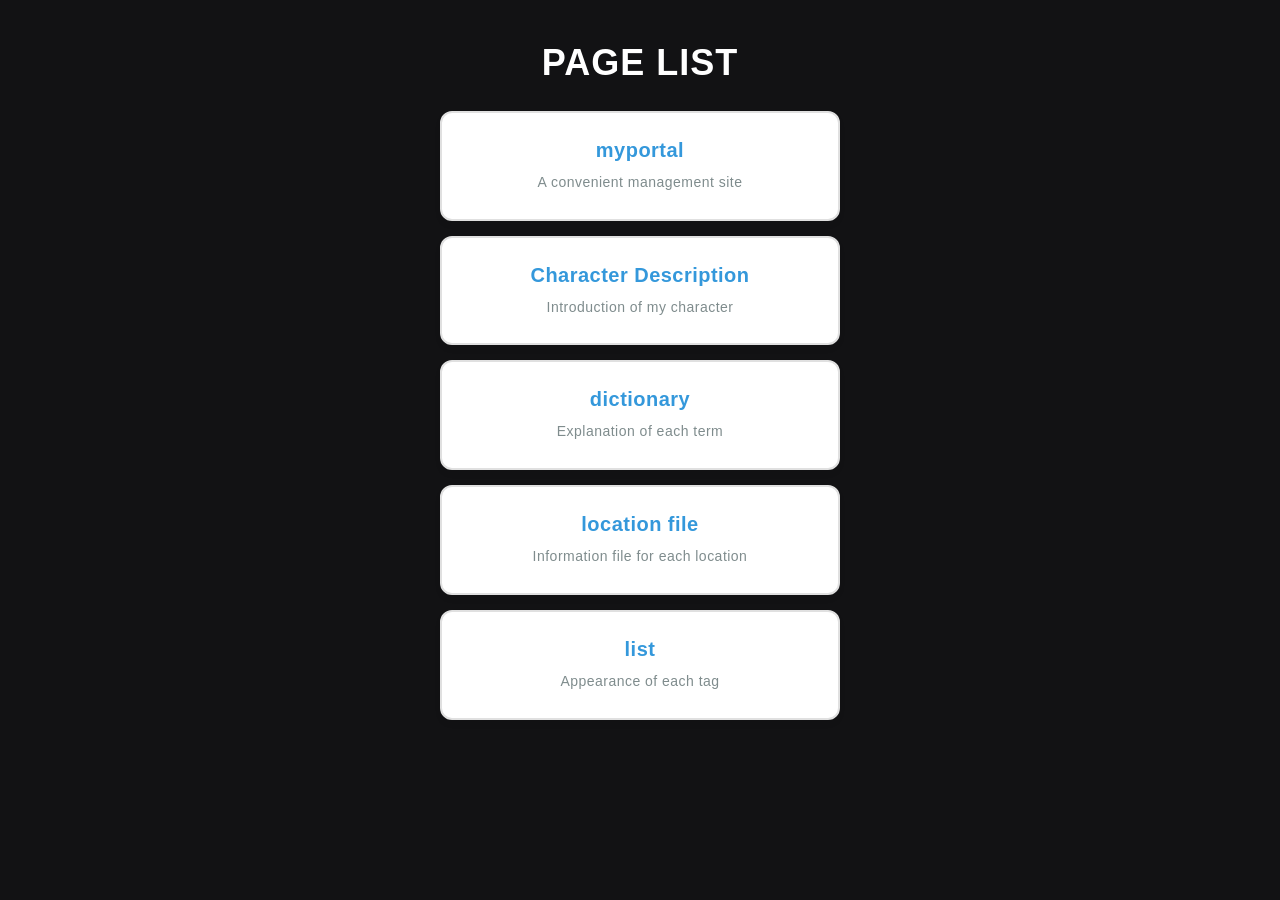
<file: index.html>
<!DOCTYPE html>
<html lang="ja">
<head>
    <meta charset="UTF-8">
    <title>home</title>
    <link rel="stylesheet" href="css/index.css">
    <link rel="stylesheet" href="css/nomal.css">
</head>
<body>
    <h1>page list</h1>
    
    <!-- 関数名を openWindow に変更し、引数を単一引用符で囲みます -->
    <div class="open_window" onclick="openWindow('https://kaznoko.com/myportal/praibeat/index.php')">
        <h3>myportal</h3>
        <p>A convenient management site</p>
    </div>
    <div class="open_window" onclick="openWindow('Character.html')">
        <h3>Character Description</h3>
        <p>Introduction of my character</p>
    </div>
    <div class="open_window" onclick="openWindow('dictionary.html')">
    <h3>dictionary</h3>
        <p>Explanation of each term</p>
    </div>
    <div class="open_window" onclick="openWindow('location.html')">
        <h3>location file</h3>
        <p>Information file for each location</p>
    </div>
    <div class="open_window" onclick="openWindow('list.html')">
        <h3>list</h3>
        <p>Appearance of each tag</p>
    </div>

    <!-- JavaScriptファイルの読み込みは script タグを使用します -->
    <script src="js/index.js"></script>
</body>
</html>
</file>
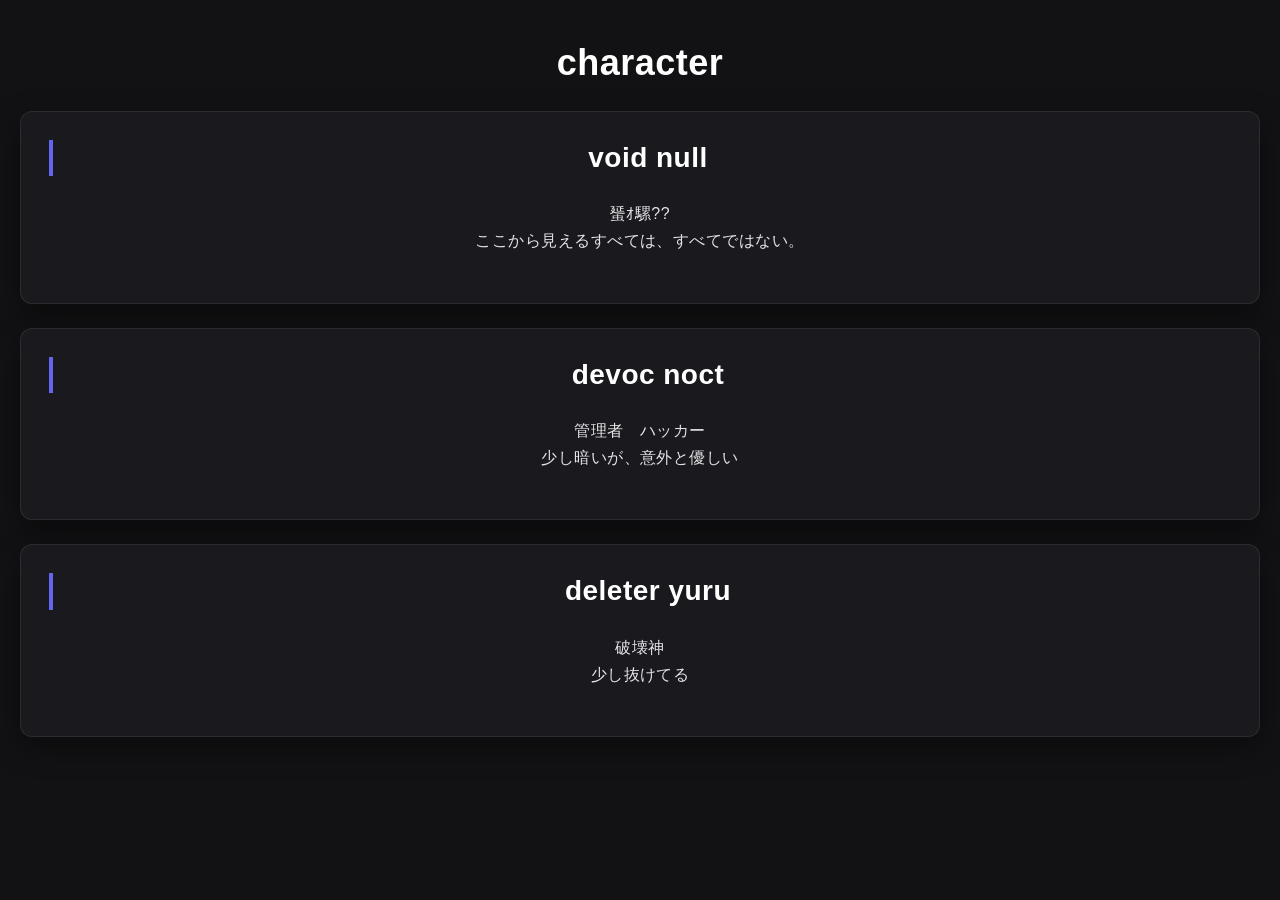
<file: Character.html>
<!DOCTYPEhtml>
<html>
<head>
<title>Character</title>
  <link rel="stylesheet" href="css/nomal.css">
</head>
<body>
  <h1>character </h1>
  <div class="card">
    <h2>void null</h2>
    <p><spam title="キーワード＝ラッコ？　そもそも、どうしてここだけ、、、">蜑ｵ騾??</spam><br>ここから見えるすべては、すべてではない。</p>
  </div>
  <div class="card">
    <h2>devoc noct</h2>
    <p>管理者　ハッカー<br>少し暗いが、意外と優しい</p>
  </div>
  <div class="card">
    <h2>deleter yuru</h2>
    <p>破壊神<br>少し抜けてる</p>
  </div>

</body>
</html>
</file>
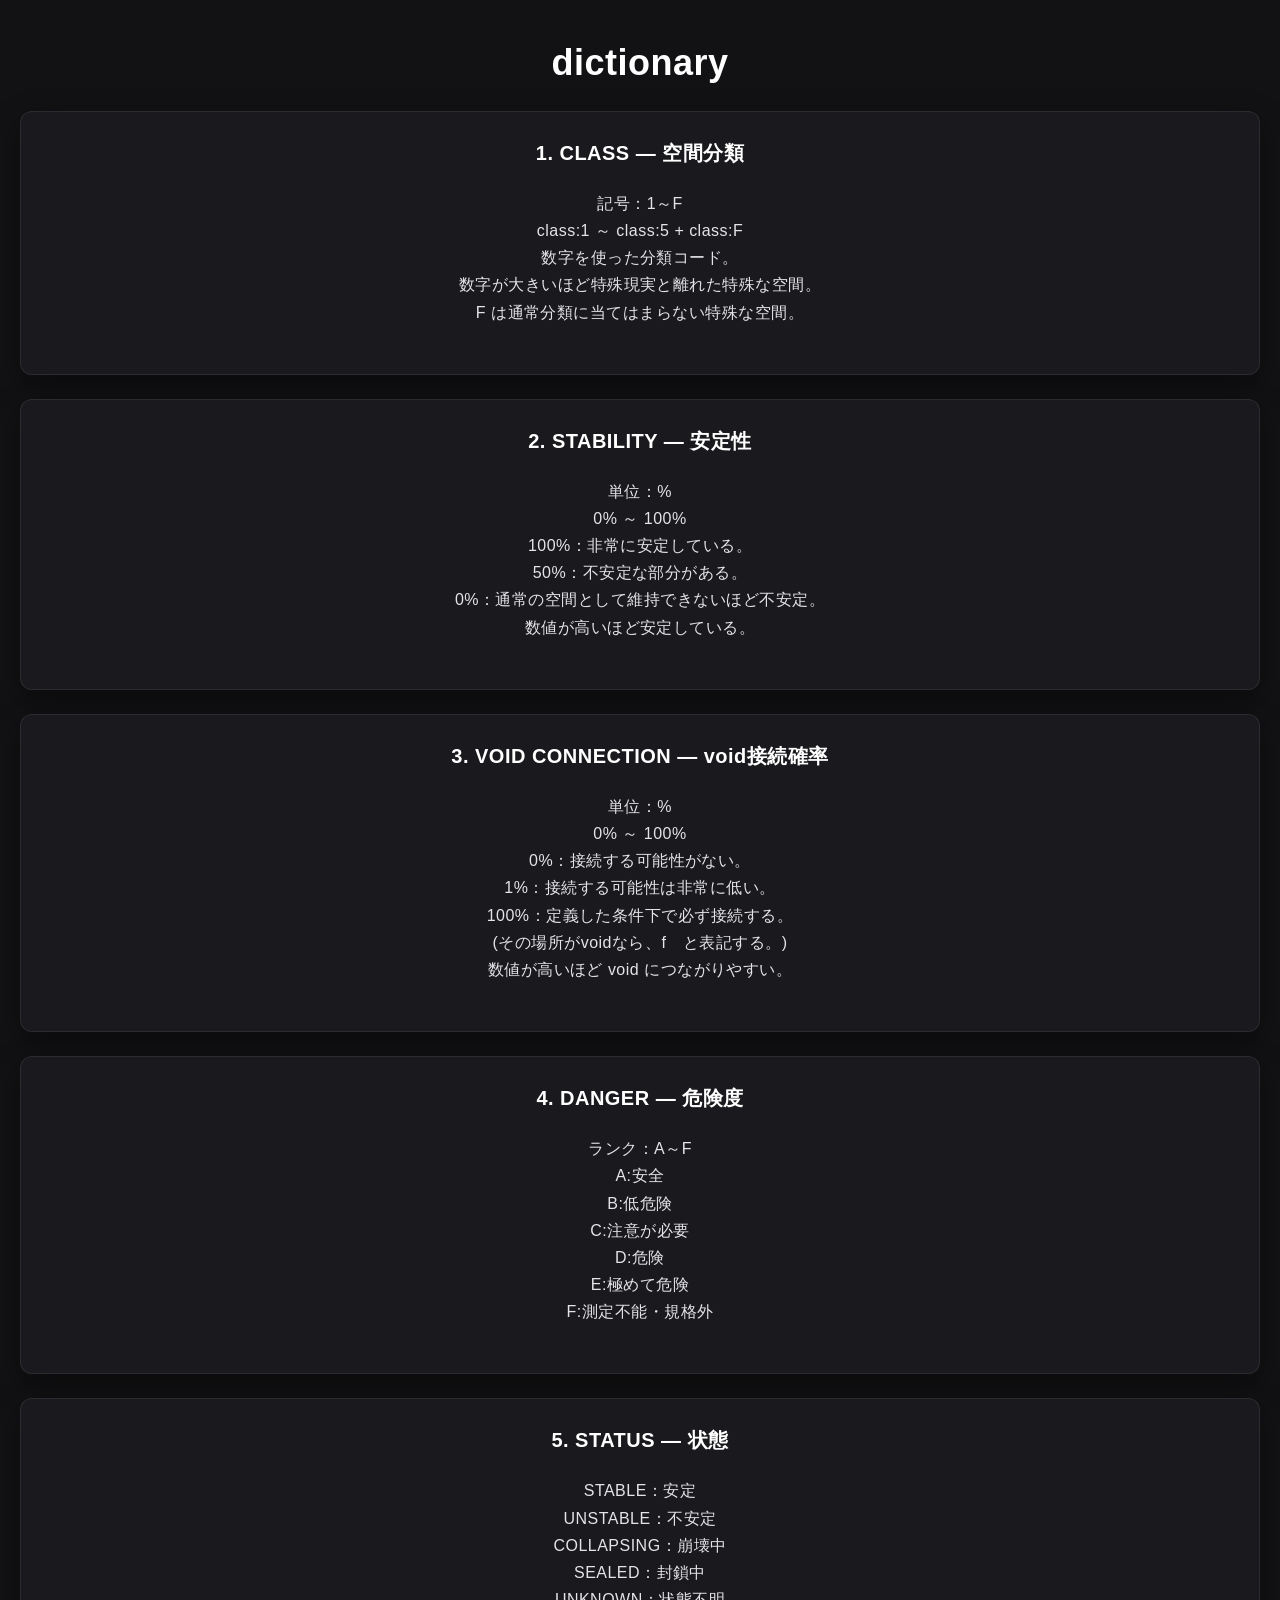
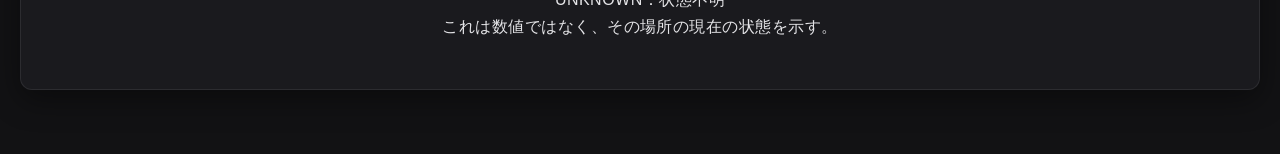
<file: dictionary.html>
<!DOCTYPE html>
<html lang="ja">
<head>
    <meta charset="UTF-8">
    <title>dictionary</title>
<link rel="stylesheet" href="css/nomal.css">
</head>
<body>
  <h1>dictionary</h1>
  <div class="card">
  <h3>1. CLASS — 空間分類</h3>
    <p>記号：1～F<br>
class:1 ～ class:5 + class:F<br>
数字を使った分類コード。<br>
数字が大きいほど特殊現実と離れた特殊な空間。<br>
F は通常分類に当てはまらない特殊な空間。<br>
</p>
  </div>
<div class="card">
    <h3>2. STABILITY — 安定性</h3>
    <p>単位：%<br>
0% ～ 100%<br>
100%：非常に安定している。<br>
50%：不安定な部分がある。<br>        
0%：通常の空間として維持できないほど不安定。<br>
数値が高いほど安定している。</p>
</div>
<div class="card">
    <h3>3. VOID CONNECTION — void接続確率</h3>
    <p>単位：%<br>
0% ～ 100%<br>
0%：接続する可能性がない。<br>
1%：接続する可能性は非常に低い。<br>
100%：定義した条件下で必ず接続する。<br>
(その場所がvoidなら、f　と表記する。)<br>
数値が高いほど void につながりやすい。</p>
</div>
    <div class="card">
        <h3>4. DANGER — 危険度</h3>
        <p>ランク：A～F<br>
A:安全<br>
B:低危険<br>
C:注意が必要<br>
D:危険<br>
E:極めて危険<br>
F:測定不能・規格外</p>
    </div>
<div class="card">
    <h3>5. STATUS — 状態</h3>
    <p>
STABLE：安定<br>
UNSTABLE：不安定<br>
COLLAPSING：崩壊中<br>
SEALED：封鎖中<br>
UNKNOWN：状態不明<br>
これは数値ではなく、その場所の現在の状態を示す。</p>
</div>
    <script src="js/index.js"></script>
</body>
</html>
</file>
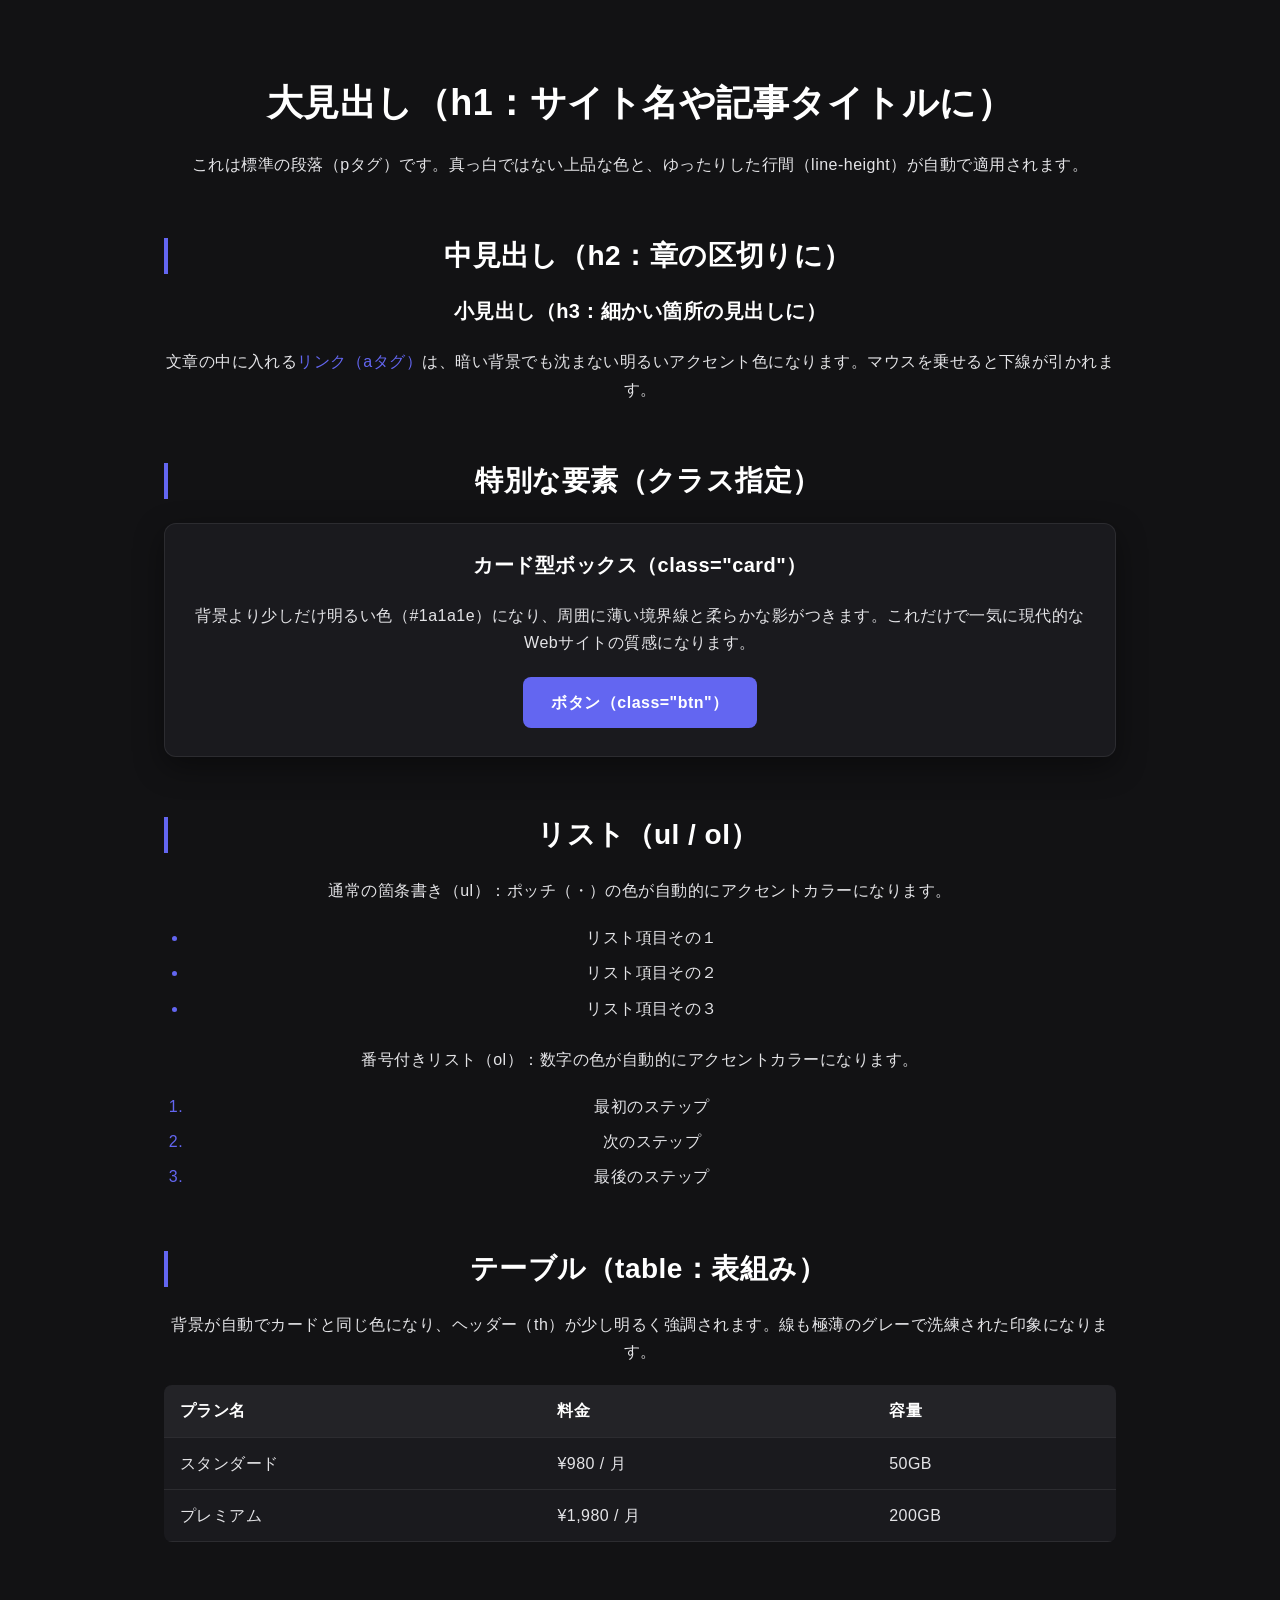
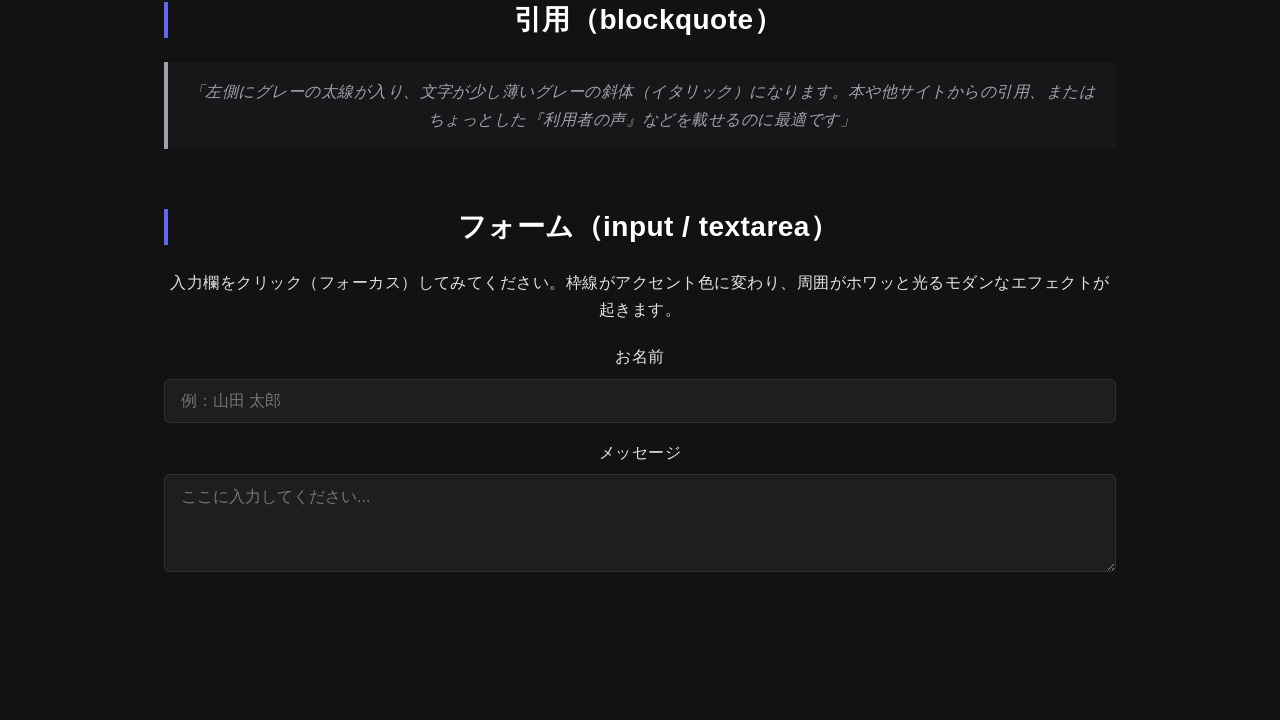
<file: list.html>
<!DOCTYPE html>
<html lang="ja">
<head>
  <meta charset="UTF-8">
  <meta name="viewport" content="width=device-width, initial-scale=1.0">
  <title>ダークモード タグ見本帳</title>
  <!-- ここにこれまでのCSSが読み込まれている前提です -->
  <link rel="stylesheet" href="css/nomal.css">
</head>
<body>

  <!-- 1. 全体を囲むコンテナ（max-widthで横広がりを防ぎ、中央に寄せる） -->
  <div class="container">

    <!-- 2. 見出しタグ（h1〜h3） -->
    <header class="section">
      <h1>大見出し（h1：サイト名や記事タイトルに）</h1>
      <p>これは標準の段落（pタグ）です。真っ白ではない上品な色と、ゆったりした行間（line-height）が自動で適用されます。</p>
    </header>

    <!-- 3. セクションとh2（左側にアクセントカラーの線が自動で入る） -->
    <section class="section">
      <h2>中見出し（h2：章の区切りに）</h2>
      <h3>小見出し（h3：細かい箇所の見出しに）</h3>
      <p>文章の中に入れる<a href="#">リンク（aタグ）</a>は、暗い背景でも沈まない明るいアクセント色になります。マウスを乗せると下線が引かれます。</p>
    </section>

    <!-- 4. カード（class="card" をつけると立体的な箱になる） -->
    <section class="section">
      <h2>特別な要素（クラス指定）</h2>
      
      <div class="card">
        <h3>カード型ボックス（class="card"）</h3>
        <p>背景より少しだけ明るい色（#1a1a1e）になり、周囲に薄い境界線と柔らかな影がつきます。これだけで一気に現代的なWebサイトの質感になります。</p>
        <!-- ボタン（class="btn"） -->
        <a href="#" class="btn">ボタン（class="btn"）</a>
      </div>
    </section>

    <!-- 5. リスト（ul, ol） -->
    <section class="section">
      <h2>リスト（ul / ol）</h2>
      
      <p>通常の箇条書き（ul）：ポッチ（・）の色が自動的にアクセントカラーになります。</p>
      <ul>
        <li>リスト項目その１</li>
        <li>リスト項目その２</li>
        <li>リスト項目その３</li>
      </ul>

      <p>番号付きリスト（ol）：数字の色が自動的にアクセントカラーになります。</p>
      <ol>
        <li>最初のステップ</li>
        <li>次のステップ</li>
        <li>最後のステップ</li>
      </ol>
    </section>

    <!-- 6. テーブル（table） -->
    <section class="section">
      <h2>テーブル（table：表組み）</h2>
      <p>背景が自動でカードと同じ色になり、ヘッダー（th）が少し明るく強調されます。線も極薄のグレーで洗練された印象になります。</p>
      <table>
        <thead>
          <tr>
            <th>プラン名</th>
            <th>料金</th>
            <th>容量</th>
          </tr>
        </thead>
        <tbody>
          <tr>
            <td>スタンダード</td>
            <td>¥980 / 月</td>
            <td>50GB</td>
          </tr>
          <tr>
            <td>プレミアム</td>
            <td>¥1,980 / 月</td>
            <td>200GB</td>
          </tr>
        </tbody>
      </table>
    </section>

    <!-- 7. 引用（blockquote） -->
    <section class="section">
      <h2>引用（blockquote）</h2>
      <blockquote>
        「左側にグレーの太線が入り、文字が少し薄いグレーの斜体（イタリック）になります。本や他サイトからの引用、またはちょっとした『利用者の声』などを載せるのに最適です」
      </blockquote>
    </section>

    <!-- 8. 入力フォーム（input / textarea） -->
    <section class="section">
      <h2>フォーム（input / textarea）</h2>
      <p>入力欄をクリック（フォーカス）してみてください。枠線がアクセント色に変わり、周囲がホワッと光るモダンなエフェクトが起きます。</p>
      
      <div style="margin-bottom: 1rem;">
        <label style="display:block; margin-bottom: 0.5rem;">お名前</label>
        <input type="text" placeholder="例：山田 太郎">
      </div>

      <div style="margin-bottom: 1rem;">
        <label style="display:block; margin-bottom: 0.5rem;">メッセージ</label>
        <textarea rows="4" placeholder="ここに入力してください..."></textarea>
      </div>
    </section>

  </div>

</body>
</html>
</file>
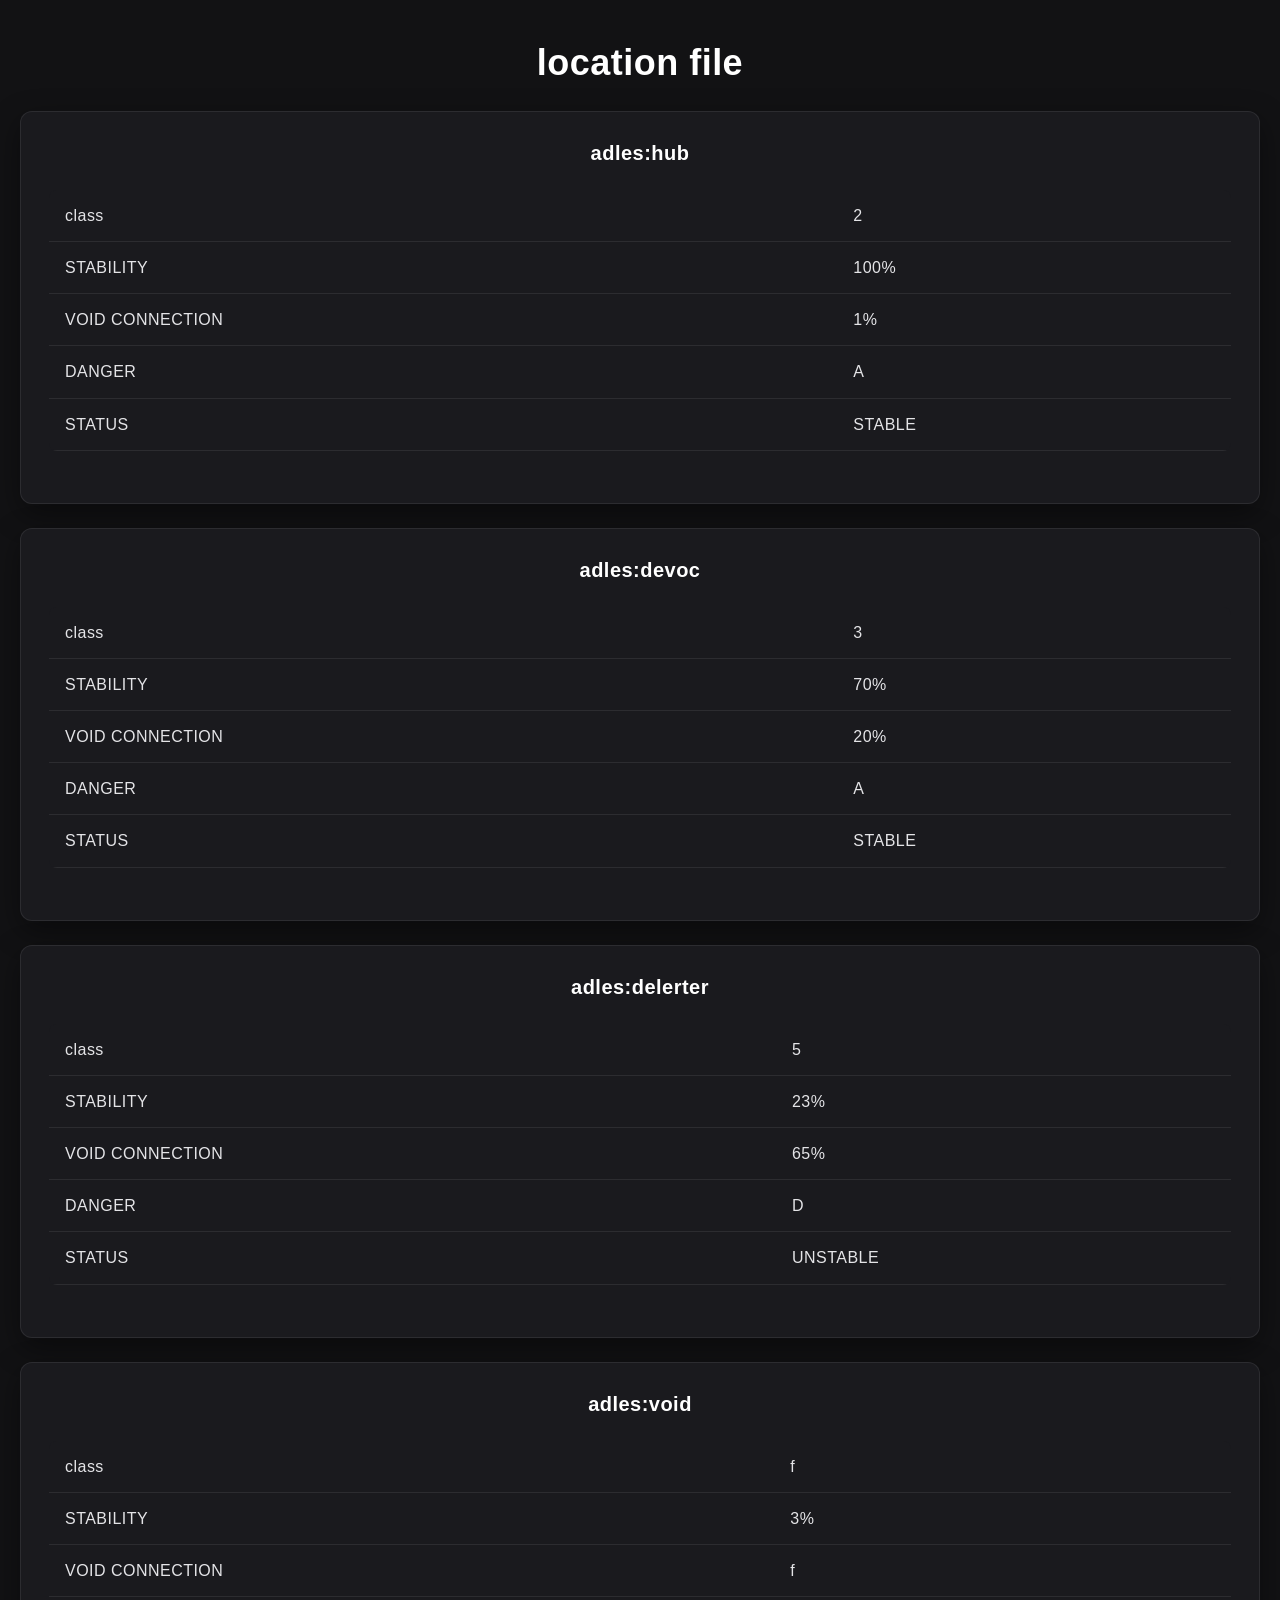
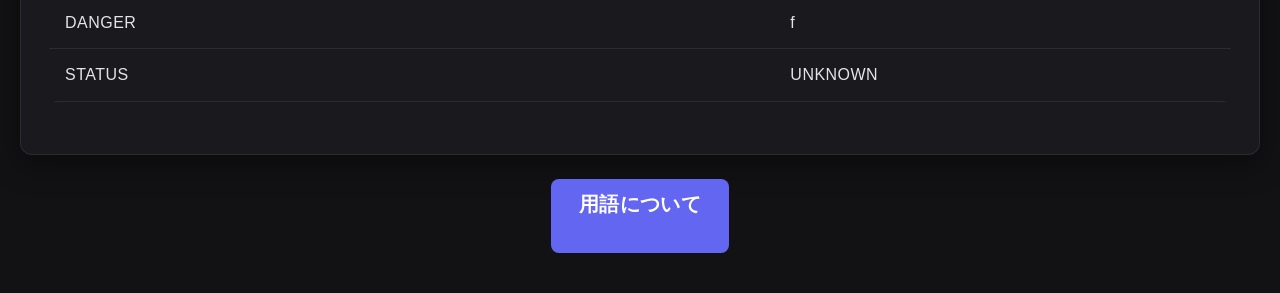
<file: location.html>
<!DOCTYPE html>
<html lang="ja">
<head>
    <meta charset="UTF-8">
    <title>home</title>
<link rel="stylesheet" href="css/nomal.css">
</head>
<body>
  <h1>location file</h1>
        <div class="card">
    <h3>adles:hub</h3>
          <table>
        <tbody>
          <tr>
            <td>class</td>
            <td>2</td>
          </tr>
          <tr>
            <td>STABILITY</td>
            <td>100%</td>
          </tr>
           <tr>
            <td>VOID CONNECTION</td>
            <td>1%</td>
          </tr>
        <tr>
            <td> DANGER</td>
            <td>A</td>
          </tr>
        <tr>
            <td>STATUS</td>
            <td>STABLE</td>
          </tr>
        </tbody>
      </table>
    </div>
        <div class="card">
    <h3>adles:devoc</h3>
          <table>
        <tbody>
          <tr>
            <td>class</td>
            <td>3</td>
          </tr>
          <tr>
            <td>STABILITY</td>
            <td>70%</td>
          </tr>
           <tr>
            <td>VOID CONNECTION</td>
            <td>20%</td>
          </tr>
        <tr>
            <td> DANGER</td>
            <td>A</td>
          </tr>
        <tr>
            <td>STATUS</td>
            <td>STABLE</td>
          </tr>
        </tbody>
      </table>
    </div>
            <div class="card">
    <h3>adles:delerter</h3>
          <table>
        <tbody>
          <tr>
            <td>class</td>
            <td>5</td>
          </tr>
          <tr>
            <td>STABILITY</td>
            <td>23%</td>
          </tr>
           <tr>
            <td>VOID CONNECTION</td>
            <td>65%</td>
          </tr>
        <tr>
            <td> DANGER</td>
            <td>D</td>
          </tr>
        <tr>
            <td>STATUS</td>
            <td>UNSTABLE</td>
          </tr>
        </tbody>
      </table>
            </div>
                <div class="card">
    <h3>adles:void</h3>
          <table>
        <tbody>
          <tr>
            <td>class</td>
            <td>f</td>
          </tr>
          <tr>
            <td>STABILITY</td>
            <td>3%</td>
          </tr>
           <tr>
            <td>VOID CONNECTION</td>
            <td>f</td>
          </tr>
        <tr>
            <td> DANGER</td>
            <td>f</td>
          </tr>
        <tr>
            <td>STATUS</td>
            <td>UNKNOWN</td>
          </tr>
        </tbody>
      </table>
                </div>
      <div class="btn" onclick="openWindow('dictionary.html')">
    <h3>用語について</h3>
  </div>
  <script src="js/index.js"></script>
</body>
</html>
</file>
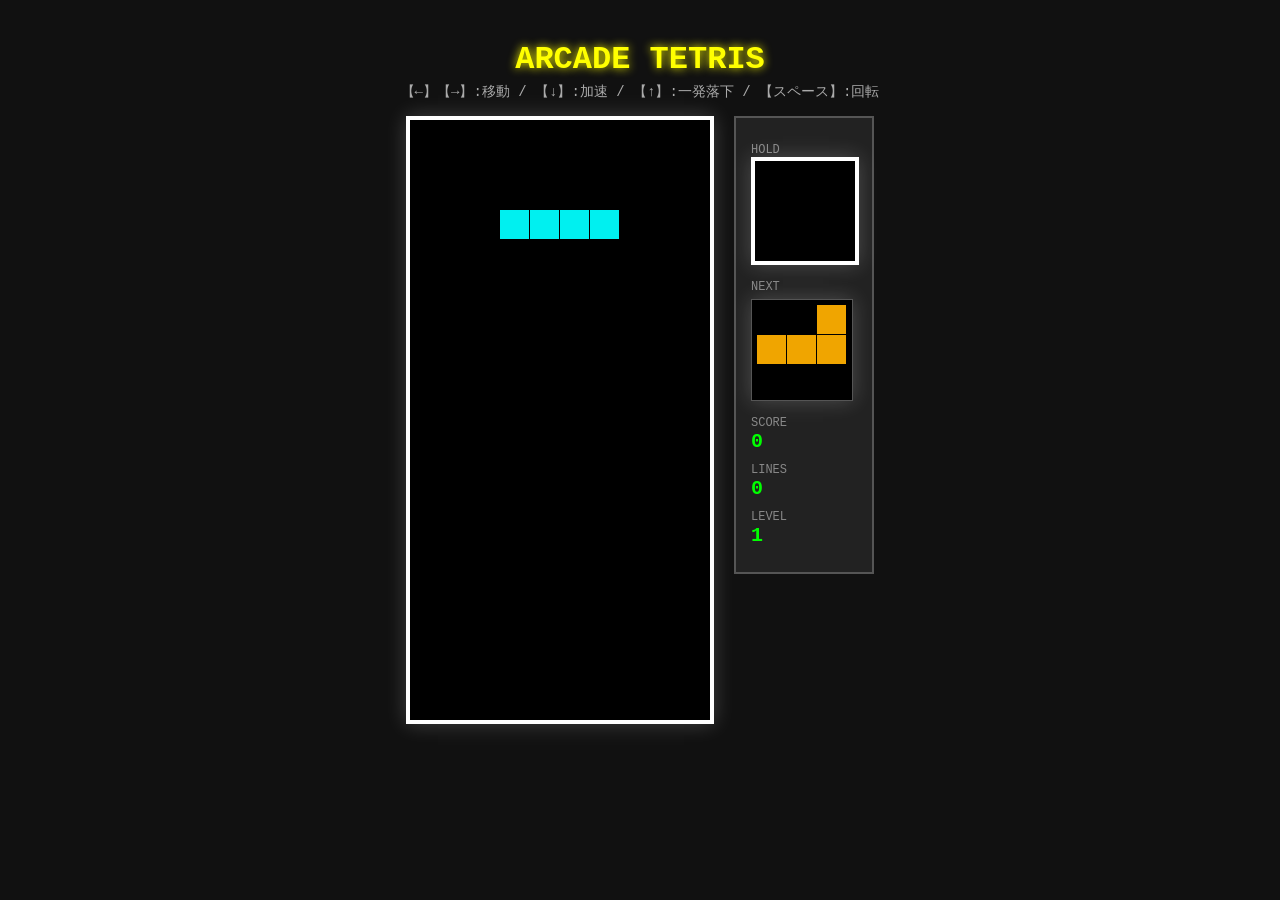
<file: Tetris.html>
<!DOCTYPE html>
<html lang="ja">
<head>
    <meta charset="UTF-8">
    <title>テトリス</title>
    <style>
        body { 
            background: #111; 
            color: #fff; 
            text-align: center; 
            font-family: 'Courier New', Courier, monospace; 
            margin: 0;
            padding: 20px;
        }
        h1 { color: #ff0; text-shadow: 0 0 10px #ff0; margin-bottom: 5px; }
        .controls { color: #aaa; font-size: 14px; margin-bottom: 15px; }
        
        .game-container {
            display: flex;
            justify-content: center;
            align-items: flex-start;
            gap: 20px;
            max-width: 500px;
            margin: 0 auto;
        }
        
        canvas { 
            background: #000; 
            border: 4px solid #fff; 
            box-shadow: 0 0 20px rgba(255,255,255,0.2);
        }
        
        .side-panel {
            background: #222;
            border: 2px solid #555;
            padding: 15px;
            width: 140px;
            text-align: left;
            box-sizing: border-box;
        }
        
        .info-label { font-size: 12px; color: #888; margin-top: 10px; }
        .info-value { font-size: 20px; font-weight: bold; color: #0f0; margin-bottom: 10px; }
        #next-canvas { background: #000; border: 1px solid #555; margin-top: 5px; }
    </style>
</head>
<body>

    <h1>ARCADE TETRIS</h1>
    <div class="controls">【←】【→】:移動 / 【↓】:加速 / 【↑】:一発落下 / 【スペース】:回転</div>

    <div class="game-container">
        
        <canvas id="game" width="300" height="600"></canvas>
        
        <div class="side-panel">
                        <div class="info-label">HOLD</div>
            <canvas id="hold-canvas" width="100" height="100"></canvas>

            <div class="info-label">NEXT</div>
            <canvas id="next-canvas" width="100" height="100"></canvas>
            
            <div class="info-label">SCORE</div>
            <div id="score" class="info-value">0</div>
            
            <div class="info-label">LINES</div>
            <div id="lines" class="info-value">0</div>
            
            <div class="info-label">LEVEL</div>
            <div id="level" class="info-value">1</div>
        </div>
    </div>

    <script>
        const canvas = document.getElementById("game");
        const ctx = canvas.getContext("2d");
        const nextCanvas = document.getElementById("next-canvas");
        const nextCtx = nextCanvas.getContext("2d");
        const holdCanvas = document.getElementById("hold-canvas");
        const holdCtx = holdCanvas.getContext("2d");
        let holdType = 0; // 最初は何もキープしていないので0
        let hasHeld = false; // 1つのブロックにつき1回だけホールドできるようにするフラグ

        
        const BLOCK_SIZE = 30;
        const ROWS = 20;
        const COLS = 10;

        let score = 0;
        let linesCleared = 0;
        let level = 1;
        let gameInterval;
        let currentSpeed = 500;

        let board = Array.from({ length: ROWS }, () => Array(COLS).fill(0));

        // すべての形状のマス目を1マスずつ数字で完全に記述
        const SHAPES = [
            [],
            [[0,0,0,0],[1,1,1,1],[0,0,0,0],[0,0,0,0]], // I型
            [[2,2],[2,2]],                             // O型
            [[0,3,3],[3,3,0],[0,0,0]],                 // S型
            [[4,4,0],[0,4,4],[0,0,0]],                 // Z型
            [[5,0,0],[5,5,5],[0,0,0]],                 // J型
            [[0,0,6],[6,6,6],[0,0,0]],                 // L型
            [[0,7,0],[7,7,7],[0,0,0]]                  // T型
        ];

        const COLORS = ["", "#00f0f0", "#f0f000", "#00f000", "#f00000", "#0000f0", "#f0a500", "#a000f0"];

        // --- 【完全修正版】7種1巡（7-Bag）システム ---
        let tetrisBag = []; // ブロックを貯めておく「袋」

        // 袋からランダムに1つブロックを取り出す関数
        function getNextFromBag() {
            // 袋が空になったら、新しく1〜7の数字（全種類）を補充してシャッフル
            if (tetrisBag.length === 0) {
                // 自動消去バグ対策：1から7の数値をループ処理で確実に袋に入れます
                for (let n = 1; n <= 7; n++) {
                    tetrisBag.push(n);
                }
                
                // フィッシャー・イェーツのシャッフルアルゴリズムで袋の中身をバラバラにする
                for (let i = tetrisBag.length - 1; i > 0; i--) {
                    const j = Math.floor(Math.random() * (i + 1));
                    [tetrisBag[i], tetrisBag[j]] = [tetrisBag[j], tetrisBag[i]];
                }
            }
            // 袋の先頭から1つ取り出して返す
            return tetrisBag.shift();
        }

        // 初期ブロックの設定
        let currentType = getNextFromBag();
        let currentPiece = SHAPES[currentType];
        let nextType = getNextFromBag();
        let nextPiece = SHAPES[nextType];
        
        let blockX = 3;
        let blockY = 0;
        // --- ここまで ---




        function spawnPiece() {
            currentType = nextType;
            currentPiece = SHAPES[currentType];
            blockX = Math.floor((COLS - currentPiece.length) / 2);
            blockY = 0;
            rotationState = 0;

    // 【書き換え前】 nextType = Math.floor(Math.random() * 7) + 1;
    nextType = getNextFromBag(); // 【書き換え後】袋から次のブロックを取得する

            nextPiece = SHAPES[nextType];

            if (checkCollision(blockX, blockY, currentPiece)) {
                alert("GAME OVER!\nスコア: " + score + "\n消したライン: " + linesCleared);
                resetGame();
            }
            drawNext();
            hasHeld = false;
        }
                // 【新機能】ブロックを入れ替える（ホールド）
        function holdPiece() {
            if (hasHeld) return; // すでにそのターンでホールドを使っていたら何もしない
            
            let temp = currentType;
            if (holdType === 0) {
                // 初めてホールドを使う場合：今のブロックを保存し、次のブロックを出す
                holdType = currentType;
                spawnPiece();
            } else {
                // すでに保存されている場合：中身を入れ替えて、位置を上に戻す
                currentType = holdType;
                currentPiece = SHAPES[currentType];
                holdType = temp;
                blockX = Math.floor((COLS - currentPiece.length) / 2);
                blockY = 0;
            }
            hasHeld = true; // このターンはもう使えないようにする
            drawHold();
            draw();
        }

        // 【新機能】HOLD画面を描画する
        function drawHold() {
            holdCtx.fillStyle = "#000";
            holdCtx.fillRect(0, 0, holdCanvas.width, holdCanvas.height);
            if (holdType === 0) return;
            
            let p = SHAPES[holdType];
            let offsetX = (holdCanvas.width - p.length * BLOCK_SIZE) / 2;
            let offsetY = (holdCanvas.height - p.length * BLOCK_SIZE) / 2;

            for (let r = 0; r < p.length; r++) {
                for (let c = 0; c < p[r].length; c++) {
                    if (p[r][c]) {
                        holdCtx.fillStyle = COLORS[holdType];
                        holdCtx.fillRect(offsetX + c * BLOCK_SIZE, offsetY + r * BLOCK_SIZE, BLOCK_SIZE - 1, BLOCK_SIZE - 1);
                    }
                }
            }
        }


        function resetGame() {
            board = Array.from({ length: ROWS }, () => Array(COLS).fill(0));
            score = 0;
            linesCleared = 0;
            level = 1;
            currentSpeed = 500;
            updatePointsDisplay();
            spawnPiece();
            updateTimer();
        }

        function checkCollision(x, y, piece) {
            for (let r = 0; r < piece.length; r++) {
                for (let c = 0; c < piece[r].length; c++) {
                    if (piece[r][c]) {
                        let newX = x + c;
                        let newY = y + r;
                        if (newX < 0 || newX >= COLS || newY >= ROWS) return true;
                        if (newY >= 0 && board[newY][newX]) return true;
                    }
                }
            }
            return false;
        }

        function lockPiece() {
            for (let r = 0; r < currentPiece.length; r++) {
                for (let c = 0; c < currentPiece[r].length; c++) {
                    if (currentPiece[r][c]) {
                        if (blockY + r >= 0) {
                            board[blockY + r][blockX + c] = currentType;
                        }
                    }
                }
            }
        }

        function clearLines() {
            let count = 0;
            for (let r = ROWS - 1; r >= 0; r--) {
                if (board[r].every(val => val > 0)) {
                    board.splice(r, 1);
                    board.unshift(Array(COLS).fill(0));
                    count++;
                    r++; 
                }
            }
            if (count > 0) {
                linesCleared += count;
                // 消去数に応じたスコア配列（インデックス0から4まで完全に記述）
                const comboPoints =[0, 100, 300, 500, 800];
                score += comboPoints[count] * level;

                let nextLevel = Math.floor(linesCleared / 10) + 1;
                if (nextLevel > level && level < 10) {
                    level = nextLevel;
                    currentSpeed = Math.max(100, 500 - (level - 1) * 45);
                    updateTimer();
                }
                updatePointsDisplay();
            }
        }

        function updatePointsDisplay() {
            document.getElementById("score").innerText = score;
            document.getElementById("lines").innerText = linesCleared;
            document.getElementById("level").innerText = level;
        }

        // --- ここから Tスピン（DT砲など）に完全対応したSRS壁蹴りシステム ---
        
        // 現在の回転状態を記録する変数（0:初期, 1:右90度, 2:180度, 3:左90度）
        let rotationState = 0;

                // --- ここから【完全修正版】SRS壁蹴りシステム ---

        // 状態の変化 [oldState->newState] に応じた5つのずらし候補を計算する関数
        function getSRSOffsetX(oldState, newState, index) {
            const key = oldState + "->" + newState;
            // indexは 0 から 4 までの候補番号
            if (index === 0) return 0; // 候補1：ずらしなし

            // 候補2〜5のX方向のずらし量を数字で直接指定（バグ防止）
            if (key === "0->1") { if(index===1) return -1; if(index===2) return -1; if(index===3) return 0; if(index===4) return -1; }
            if (key === "1->0") { if(index===1) return 1;  if(index===2) return 1;  if(index===3) return 0; if(index===4) return 1;  }
            if (key === "1->2") { if(index===1) return 1;  if(index===2) return 1;  if(index===3) return 0; if(index===4) return 1;  }
            if (key === "2->1") { if(index===1) return -1; if(index===2) return -1; if(index===3) return 0; if(index===4) return -1; }
            if (key === "2->3") { if(index===1) return 1;  if(index===2) return 1;  if(index===3) return 0; if(index===4) return 1;  }
            if (key === "3->2") { if(index===1) return -1; if(index===2) return -1; if(index===3) return 0; if(index===4) return -1; }
            if (key === "3->0") { if(index===1) return -1; if(index===2) return -1; if(index===3) return 0; if(index===4) return -1; }
            if (key === "0->3") { if(index===1) return 1;  if(index===2) return 1;  if(index===3) return 0; if(index===4) return 1;  }
            return 0;
        }

        function getSRSOffsetY(oldState, newState, index) {
            const key = oldState + "->" + newState;
            if (index === 0) return 0; // 候補1：ずらしなし

            // 候補2〜5のY方向のずらし量を数字で直接指定（バグ防止）
            if (key === "0->1") { if(index===1) return 0; if(index===2) return -1; if(index===3) return 2; if(index===4) return 2; }
            if (key === "1->0") { if(index===1) return 0; if(index===2) return 1;  if(index===3) return -2; if(index===4) return -2; }
            if (key === "1->2") { if(index===1) return 0; if(index===2) return 1;  if(index===3) return -2; if(index===4) return -2; }
            if (key === "2->1") { if(index===1) return 0; if(index===2) return -1; if(index===3) return 2; if(index===4) return 2; }
            if (key === "2->3") { if(index===1) return 0; if(index===2) return -1; if(index===3) return 2; if(index===4) return 2; }
            if (key === "3->2") { if(index===1) return 0; if(index===2) return 1;  if(index===3) return -2; if(index===4) return -2; }
            if (key === "3->0") { if(index===1) return 0; if(index===2) return 1;  if(index===3) return -2; if(index===4) return -2; }
            if (key === "0->3") { if(index===1) return 0; if(index===2) return 1;  if(index===3) return -2; if(index===4) return -2; }
            return 0;
        }

        // SRS基準でねじり込み回転を試す関数
        function attemptRotationSRS(nextP, oldState, newState) {
            // 5つの候補（0から4）を順番にテストする
            for (let i = 0; i < 5; i++) {
                let moveX = getSRSOffsetX(oldState, newState, i);
                let moveY = getSRSOffsetY(oldState, newState, i);

                let testX = blockX + moveX;
                let testY = blockY - moveY; // SRS規格の上下を補正

                // 衝突しなければ回転確定（狭い穴への滑り込み成功）
                if (!checkCollision(testX, testY, nextP)) {
                    blockX = testX;
                    blockY = testY;
                    currentPiece = nextP;
                    rotationState = newState; // 回転状態を更新
                    return;
                }
            }
        }
        // --- ここまで ---

        function rotatePiece() {
            let nextP = currentPiece.map((_, c) => currentPiece.map(r => r[c]).reverse());
            const oldState = rotationState;
            const newState = (rotationState + 1) % 4;
            attemptRotationSRS(nextP, oldState, newState);
        }

        function rotatePieceCCW() {
            let nextP = currentPiece.map((_, c) => currentPiece.map(r => r[c])).reverse();
            const oldState = rotationState;
            const newState = (rotationState + 3) % 4;
            attemptRotationSRS(nextP, oldState, newState);
        }

        // 世界基準(SRS)の壁蹴りデータ（Tミノ、J, L, S, Z型用）
        // 状態の変化 [oldState->newState] に応じた5つのずらし候補(X, Y)
        function getSRSOffsets(oldState, newState) {
            // [oldState][newState] の組み合わせごとのOffsetデータ
            const key = `${oldState}->${newState}`;
            const srsTable = {
                "0->1": [[0,0], [-1,0], [-1,-1], [0,2], [-1,2]],
                "1->0": [[0,0], [1,0], [1,1], [0,-2], [1,-2]],
                "1->2": [[0,0], [1,0], [1,1], [0,-2], [1,-2]],
                "2->1": [[0,0], [-1,0], [-1,-1], [0,2], [-1,2]],
                "2->3": [[0,0], [1,0], [1,-1], [0,2], [1,2]],
                "3->2": [[0,0], [-1,0], [-1,1], [0,-2], [-1,-2]],
                "3->0": [[0,0], [-1,0], [-1,1], [0,-2], [-1,-2]],
                "0->3": [[0,0], [1,0], [1,-1], [0,2], [1,2]]
            };
            // 該当するパターンがない場合は通常の簡易Offsetを返す
            return srsTable[key] || [[0,0], [1,0], [-1,0], [0,-1]];
        }

        // SRS基準でねじり込み回転を試す関数
        function attemptRotationSRS(nextP, oldState, newState) {
            // 1型以外のブロックは世界基準のSRSテーブルを使用
            const offsets = getSRSOffsets(oldState, newState);

            for (let i = 0; i < offsets.length; i++) {
                // offsets[i][1] はY軸の移動。テトリスは下方向が+なので符号に注意
                let testX = blockX + offsets[i][0];
                let testY = blockY + offsets[i][1]; // SRS規格のY反転を補正

                // 衝突しなければ回転確定（潜り込み成功）
                if (!checkCollision(testX, testY, nextP)) {
                    blockX = testX;
                    blockY = testY;
                    currentPiece = nextP;
                    rotationState = newState; // 回転状態を更新
                    return;
                }
            }
        }
        // --- ここまで ---



        function updateTimer() {
            clearInterval(gameInterval);
            gameInterval = setInterval(() => {
                if (!checkCollision(blockX, blockY + 1, currentPiece)) {
                    blockY++;
                } else {
                    lockPiece();
                    clearLines();
                    spawnPiece();
                }
                draw();
            }, currentSpeed);
        }

        function draw() {
            ctx.fillStyle = "#000";
            ctx.fillRect(0, 0, canvas.width, canvas.height);

            for (let r = 0; r < ROWS; r++) {
                for (let c = 0; c < COLS; c++) {
                    if (board[r][c]) {
                        drawBlock(ctx, c, r, board[r][c]);
                    }
                }
            }
            for (let r = 0; r < currentPiece.length; r++) {
                for (let c = 0; c < currentPiece[r].length; c++) {
                    if (currentPiece[r][c]) {
                        drawBlock(ctx, blockX + c, blockY + r, currentType);
                    }
                }
            }
        }

        function drawNext() {
            nextCtx.fillStyle = "#000";
            nextCtx.fillRect(0, 0, nextCanvas.width, nextCanvas.height);
            
            let p = nextPiece;
            let offsetX = (nextCanvas.width - p.length * BLOCK_SIZE) / 2;
            let offsetY = (nextCanvas.height - p.length * BLOCK_SIZE) / 2;

            for (let r = 0; r < p.length; r++) {
                for (let c = 0; c < p[r].length; c++) {
                    if (p[r][c]) {
                        nextCtx.fillStyle = COLORS[nextType];
                        nextCtx.fillRect(offsetX + c * BLOCK_SIZE, offsetY + r * BLOCK_SIZE, BLOCK_SIZE - 1, BLOCK_SIZE - 1);
                    }
                }
            }
        }

        function drawBlock(context, x, y, type) {
            context.fillStyle = COLORS[type];
            context.fillRect(x * BLOCK_SIZE, y * BLOCK_SIZE, BLOCK_SIZE - 1, BLOCK_SIZE - 1);
        }

        window.addEventListener("keydown", (e) => {
            if (e.key === "ArrowLeft" && !checkCollision(blockX - 1, blockY, currentPiece)) blockX--;
            if (e.key === "ArrowRight" && !checkCollision(blockX + 1, blockY, currentPiece)) blockX++;
            if (e.key === "ArrowDown" && !checkCollision(blockX, blockY + 1, currentPiece)) blockY++;
            
            if (e.key === "ArrowUp") {
                while (!checkCollision(blockX, blockY + 1, currentPiece)) {
                    blockY++;
                }
                lockPiece();
                clearLines();
                spawnPiece();
            }
            
            if (e.key === " " || e.key === "Spacebar") rotatePiece();
            if (e.key === "z" || e.key === "Z") rotatePieceCCW(); 
            if (e.key === "c" || e.key === "C" || e.key === "Shift") holdPiece();

            draw();
        });


        drawNext();
        updateTimer();
        draw();
    </script>
</body>
</html>
</file>
<file: css/index.css>
/* 💡 画面全体のデザイン（背景を少し暗くして、文字を中央に寄せる） */
body {
    font-family: "Helvetica Neue", Arial, sans-serif;
    padding: 40px 20px;
    margin: 0;
    text-align: center;
}

h1 {
    font-size: 28px;
    margin-bottom: 30px;
    text-transform: uppercase;
    letter-spacing: 1px;
}

/* 💡 直感的に操作できる「フォルダ枠」のデザイン */
.open_window {
    background-color: #ffffff; /* フォルダのベースは白 */
    border: 2px solid #e0e0e0;  /* 優しいグレーの枠線 */
    border-radius: 12px;       /* 角を丸くして親しみやすく */
    padding: 24px;
    margin: 15px auto;         /* 画面中央に配置 */
    max-width: 400px;          /* 横に広がりすぎないように制限 */
    box-shadow: 0 4px 6px rgba(0, 0, 0, 0.05); /* ほんのり立体的な影をつける */
    
    /* ⭐ マウスを載せたときに「クリックできる」と直感で分からせる手袋マーク */
    cursor: pointer; 
    
    /* アニメーションを滑らかにする設定 */
    transition: all 0.2s ease-in-out; 
}

/* 💡 文字のデザイン */
.open_window h3 {
    margin: 0 0 8px 0;
    color: #3498db;            /* タイトルは鮮やかなブルー */
    font-size: 20px;
}

.open_window p {
    margin: 0;
    color: #7f8c8d;            /* 説明文は少し薄いグレー */
    font-size: 14px;
}

/* ⭐ 【超重要】マウスを載せた（ホバーした）ときの直感的な反応 */
.open_window:hover {
    background-color: #fdfdfd;
    border-color: #3498db;     /* 枠線がテーマカラーのブルーに光る */
    transform: translateY(-4px); /* フォルダがふわっと浮き上がるような立体的な動き */
    box-shadow: 0 10px 20px rgba(52, 152, 219, 0.15); /* 影を強くして浮遊感を出す */
}

/* 💡 スマホやクリックした瞬間（アクティブ）の反応 */
.open_window:active {
    transform: translateY(-1px); /* 押した瞬間に少し沈む（ボタンを押した感覚を再現） */
    box-shadow: 0 4px 8px rgba(52, 152, 219, 0.1);
}
</file>
<file: css/nomal.css>
/* ==========================================================================
   🧱 1. プロっぽいダークモードを作るための共通変数（色の管理）
   ========================================================================== */
:root {
  /* 背景色：真っ黒ではなく、わずかに青みや深みのある洗練されたダークグレー */
  --bg-main: #121214;
  --bg-card: #1a1a1e;
  
  /* 文字色：純白は目がチカチカするので、少しグレーに寄せて上品に */
  --text-main: #e4e4e7;
  --text-muted: #a1a1aa; /* 補足説明や日付などに使う薄い文字色 */
  
  /* アクセント色：暗い背景に映える、鮮やかすぎない綺麗めな紫 */
  --accent: #6366f1;
  --accent-hover: #4f46e5;
  
  /* 境界線と影：見えないくらい薄く入れるのがプロの技 */
  --border: rgba(255, 255, 255, 0.08);
  --shadow: rgba(0, 0, 0, 0.4);
}

/* ==========================================================================
   🧹 2. ブラウザの癖をリセット ＆ 基本のベース設定
   ========================================================================== */
*, *::before, *::after {
  box-sizing: border-box; /* 余白を入れてもサイズが崩れない魔法の1行 */
  margin: 0;
  padding: 0;
}

body {
  background-color: var(--bg-main);
  color: var(--text-main);
  /* 視認性の高い現代的なフォントを指定 */
  font-family: -apple-system, BlinkMacSystemFont, "Segoe UI", Roboto, "Helvetica Neue", Arial, "Hiragino Kaku Gothic ProN", "Hiragino Sans", Meiryo, sans-serif;
  line-height: 1.7; /* 行間をたっぷり空けて読みやすく */
  letter-spacing: 0.03em; /* 文字の間隔をほんの少し広げて高級感を出す */
       padding: 40px 20px;
    margin: 0;
    text-align: center;
}

/* ==========================================================================
   📦 3. レイアウトとパーツ（使うだけでプロの見た目になります）
   ========================================================================== */

/* 全体の横幅を制限するコンテナ（画面パツパツを防ぐ） */
.container {
  max-width: 1000px;  /* 読みやすい最適な横幅 */
  margin: 0 auto;     /* 左右中央寄せ */
  padding: 40px 24px; /* スマホで見ても端にゆとりのある余白を作る */
}

/* セクションの余白 */
section, .section {
  margin-bottom: 60px; /* ブロックごとの隙間を大きく空けて窮屈さをなくす */
}

/* 見出しのスタイル */
h1, h2, h3 {
  color: #ffffff; /* 見出しは白くしてメリハリをつける */
  font-weight: 700;
  line-height: 1.3;
  margin-bottom: 1.5rem;
}

h1 { font-size: 2.25rem; }
h2 { font-size: 1.75rem; border-left: 4px solid var(--accent); padding-left: 12px; } /* 左側にアクセントの線を引く */
h3 { font-size: 1.25rem; }

/* リンク */
a {
  color: var(--accent);
  text-decoration: none;
  transition: color 0.2s ease; /* ホバー時にふわっと色を変える */
}
a:hover {
  color: var(--accent-hover);
  text-decoration: underline;
}

/* 文章の段落 */
p {
  margin-bottom: 1.25rem;
  color: var(--text-main);
}

/* プロっぽさが一番出る「カード型の箱」 */
.card {
  background-color: var(--bg-card);
  border: 1px solid var(--border);
  border-radius: 12px; /* 少し強めの丸みで今風にする */
  padding: 28px;       /* 中の余白を贅沢に広く取る */
  box-shadow: 0 10px 30px var(--shadow);
  margin-bottom: 24px;
}

/* ボタン（これだけで今風の立体感になります） */
.btn {
  display: inline-block;
  background-color: var(--accent);
  color: #ffffff;
  padding: 12px 28px;
  font-weight: 600;
  border-radius: 8px;
  border: none;
  cursor: pointer;
  transition: all 0.2s ease;
  text-align: center;
}
.btn:hover {
  background-color: var(--accent-hover);
  transform: translateY(-2px); /* ホバーした時に少し上に浮き上がらせる */
  text-decoration: none;
}
/* ==========================================================================
   📋 4. 追加の主要タグ（リスト・表・引用・フォーム）
   ========================================================================== */

/* 箇条書き（ドット）リスト */
ul {
  margin-bottom: 1.5rem;
  padding-left: 1.5rem; /* 左側にポッチが入るスペースを確保 */
}
ul li {
  margin-bottom: 0.5rem;
  list-style-type: disc; /* きれいな丸ドット */
}

/* 番号付きリスト */
ol {
  margin-bottom: 1.5rem;
  padding-left: 1.5rem;
}
ol li {
  margin-bottom: 0.5rem;
  list-style-type: decimal; /* 1, 2, 3...の連番 */
}

/* リスト内のテキストを少し上品にする小技 */
li::marker {
  color: var(--accent); /* リストの「・」や「数字」だけをアクセント色にしてプロっぽく */
}

/* テーブル（表） */
table {
  width: 100%;
  border-collapse: collapse; /* 線の隙間をなくす */
  margin-bottom: 1.5rem;
  background-color: var(--bg-card);
  border-radius: 8px;
  overflow: hidden; /* 角丸を滑らかに見せる */
}
th, td {
  padding: 12px 16px;
  text-align: left;
  border-bottom: 1px solid var(--border); /* 薄い境界線 */
}
th {
  background-color: rgba(255, 255, 255, 0.04); /* ヘッダーだけ少し明るく */
  font-weight: 600;
  color: #ffffff;
}

/* 引用（ちょっとした補足やレビューに便利） */
blockquote {
  margin-bottom: 1.5rem;
  padding: 16px 20px;
  background-color: rgba(255, 255, 255, 0.02);
  border-left: 4px solid var(--text-muted); /* 左側にグレーの太線 */
  color: var(--text-muted);
  font-style: italic; /* 斜体にして引用感を出す */
}

/* 入力フォーム（お問合せフォームなどに） */
input[type="text"],
input[type="email"],
textarea {
  width: 100%;
  padding: 12px 16px;
  background-color: rgba(255, 255, 255, 0.05); /* 暗い背景 */
  border: 1px solid var(--border);
  border-radius: 6px;
  color: var(--text-main);
  font-family: inherit;
  font-size: 1rem;
  outline: none;
  transition: border-color 0.2s, box-shadow 0.2s;
}
/* 入力欄をクリックしたとき（フォーカス時）のプロっぽい光 */
input[type="text"]:focus,
input[type="email"]:focus,
textarea:focus {
  border-color: var(--accent);
  box-shadow: 0 0 0 3px rgba(99, 102, 241, 0.2); /* 周わりをホワッと光らせる */
}
</file>
